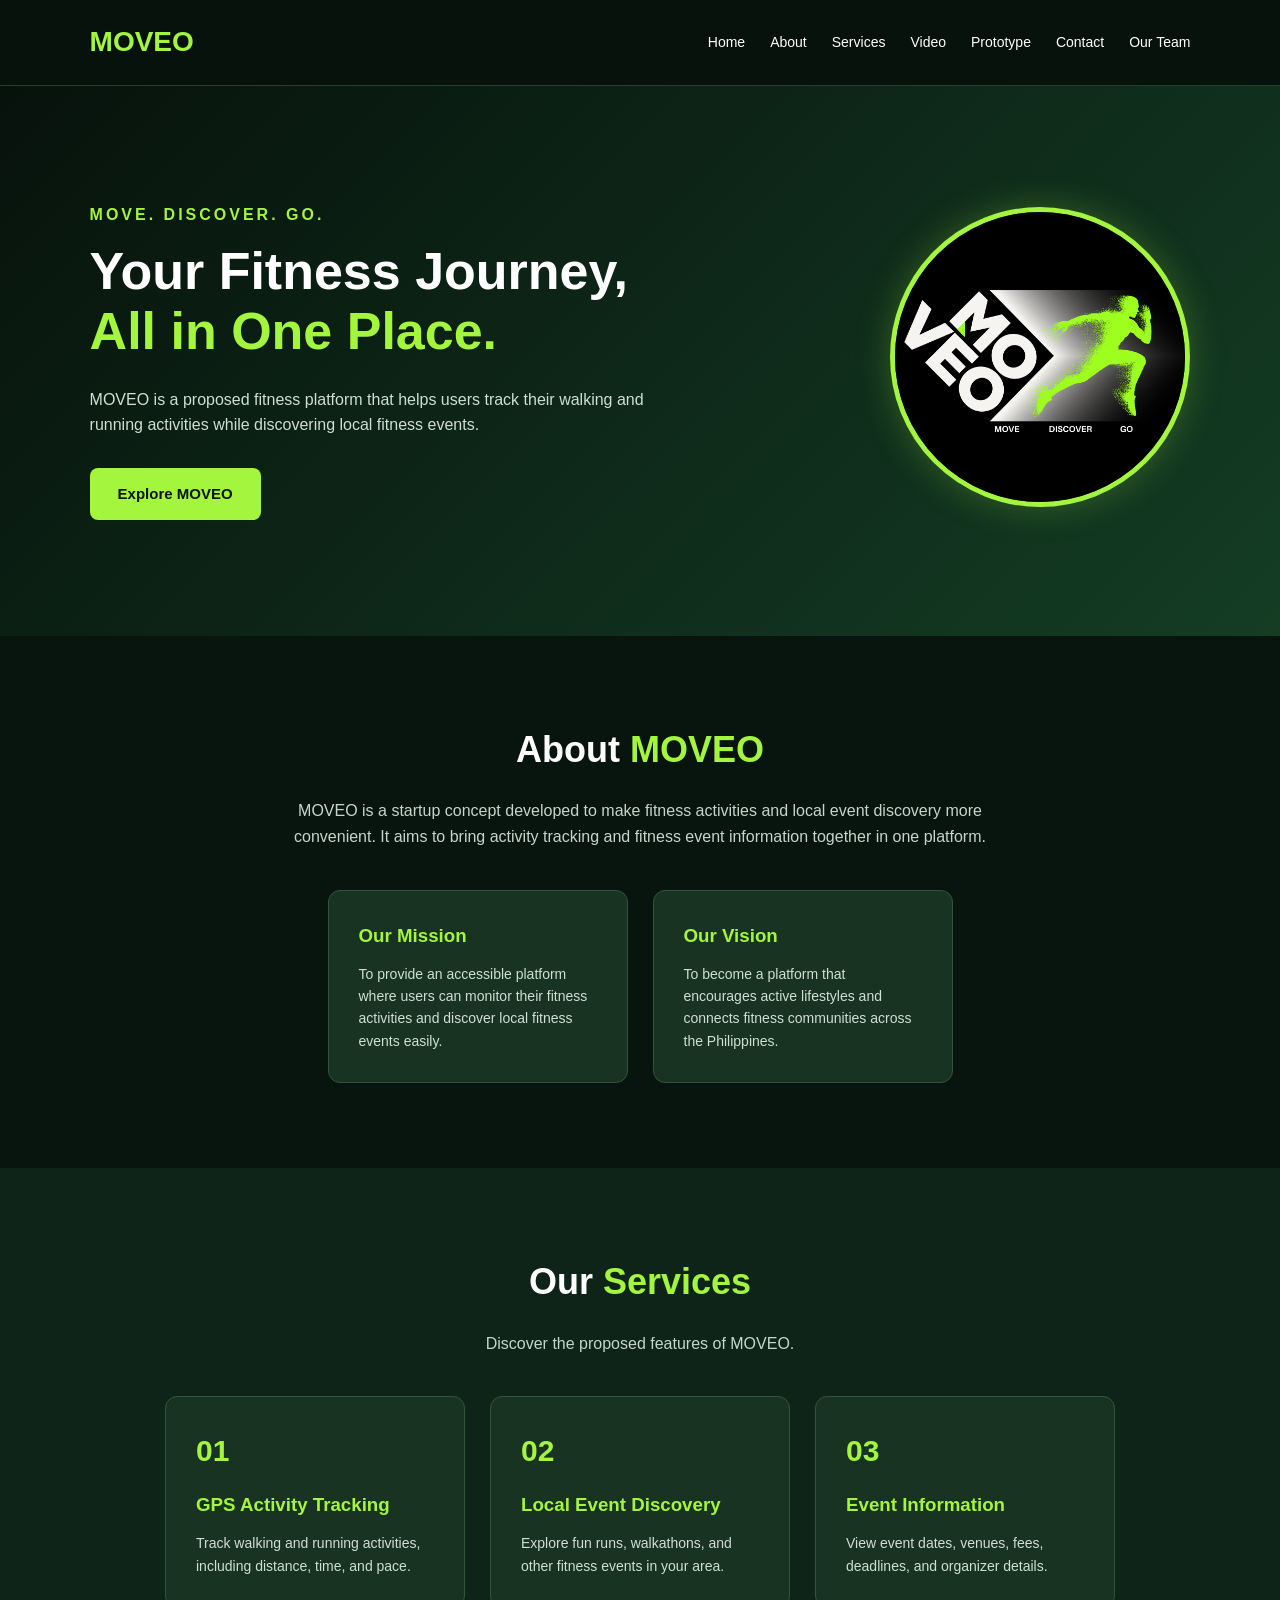
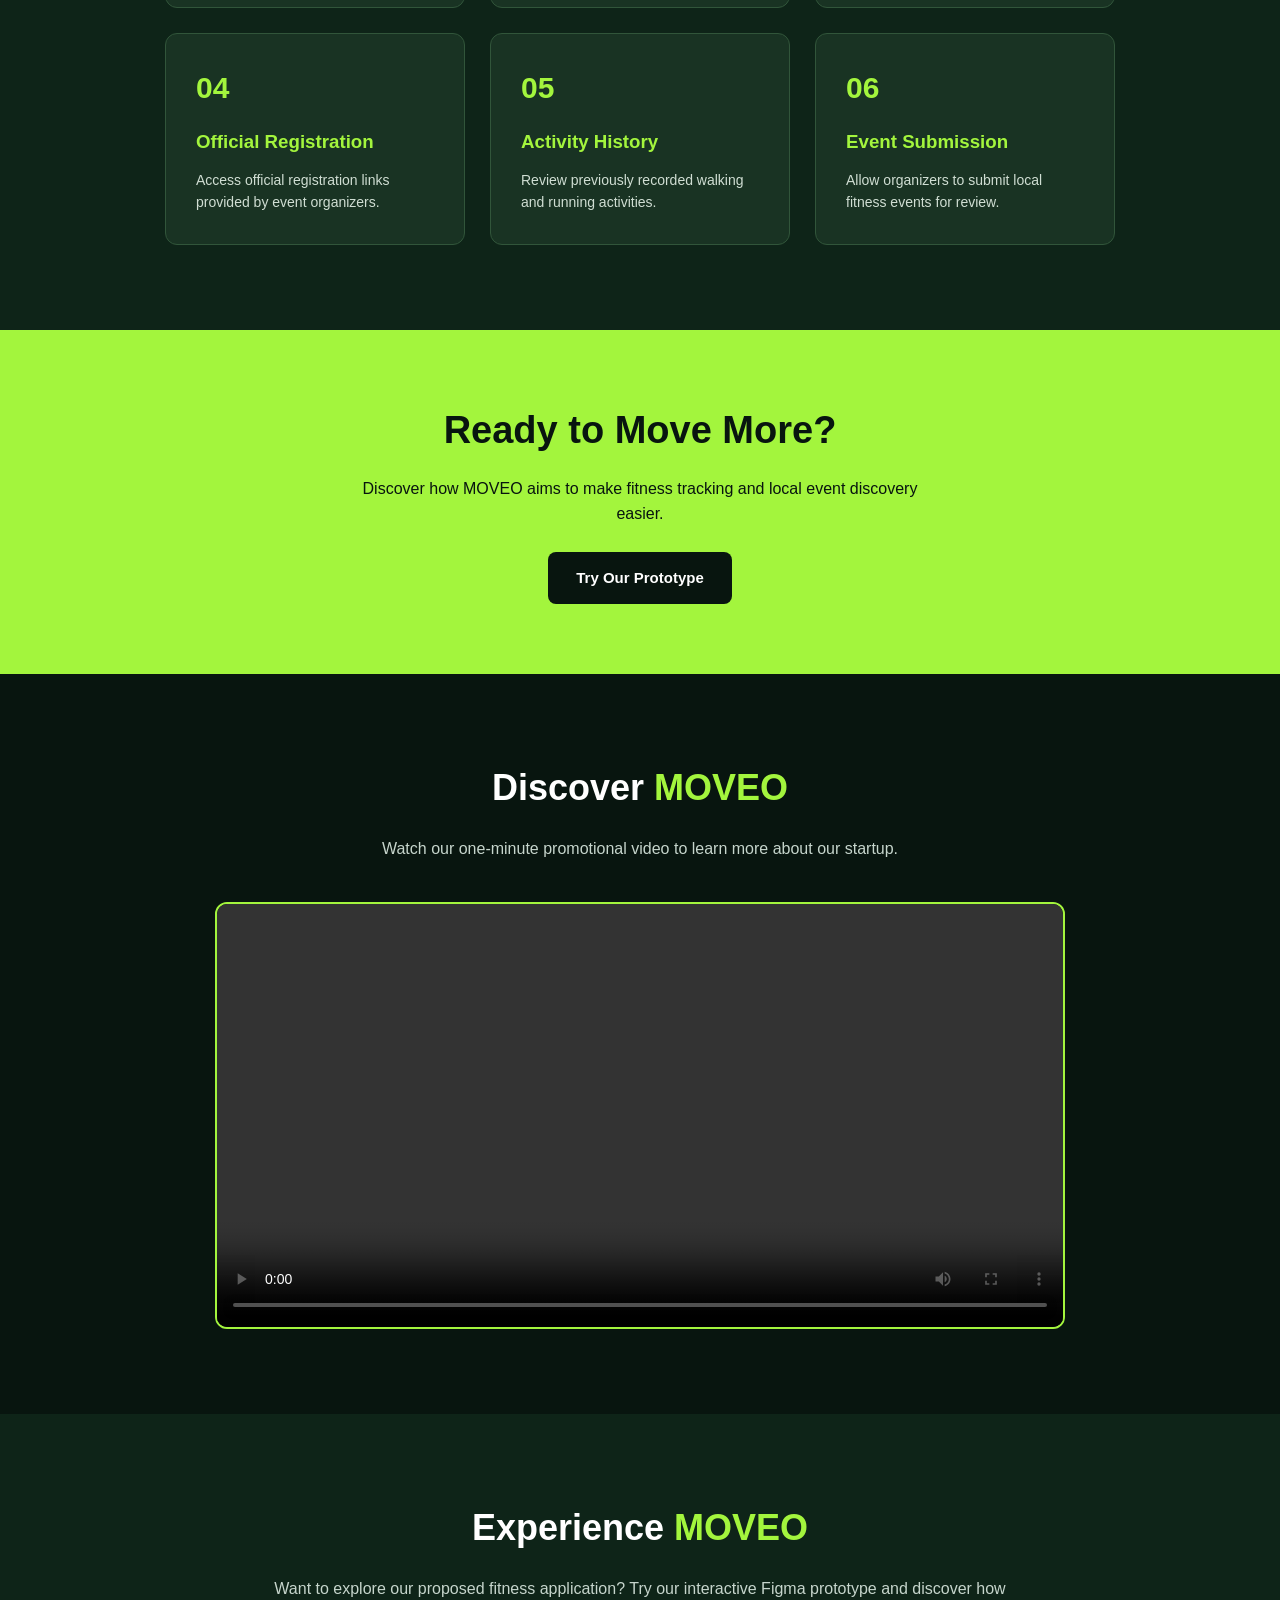
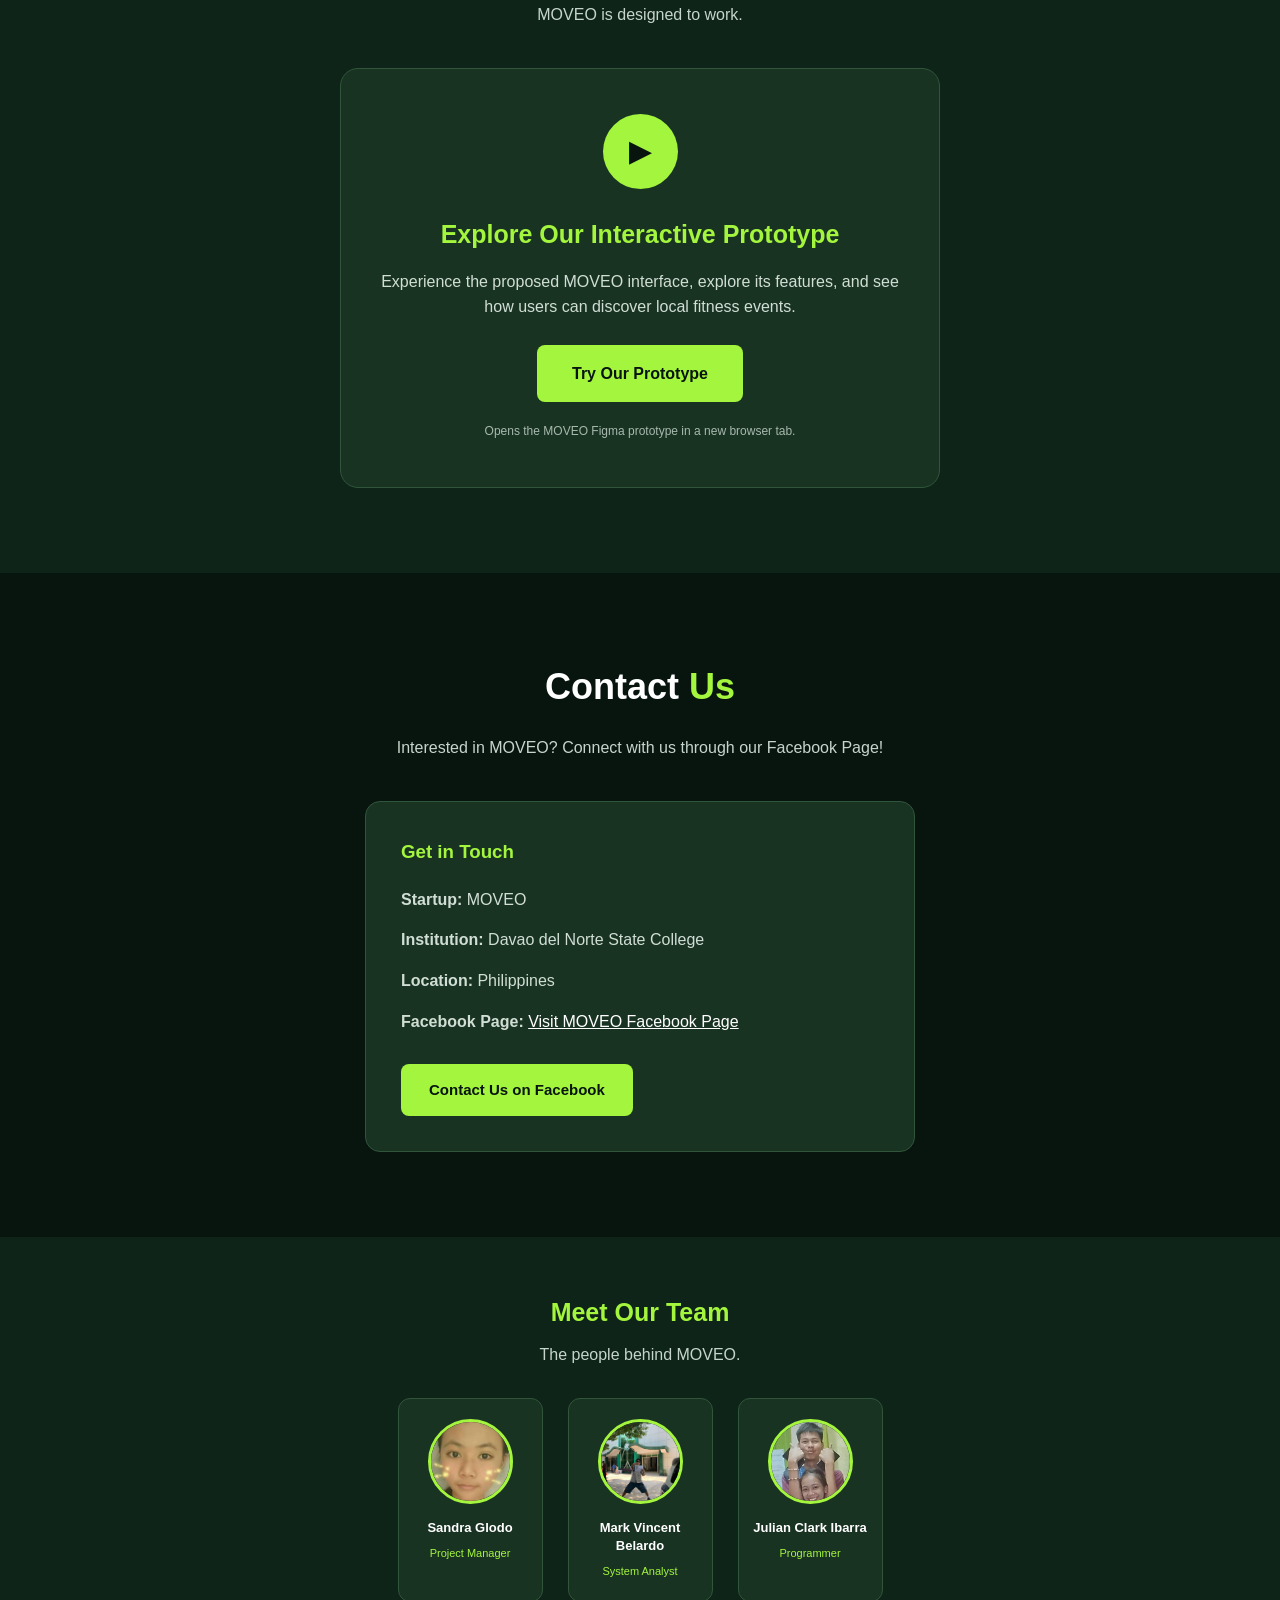
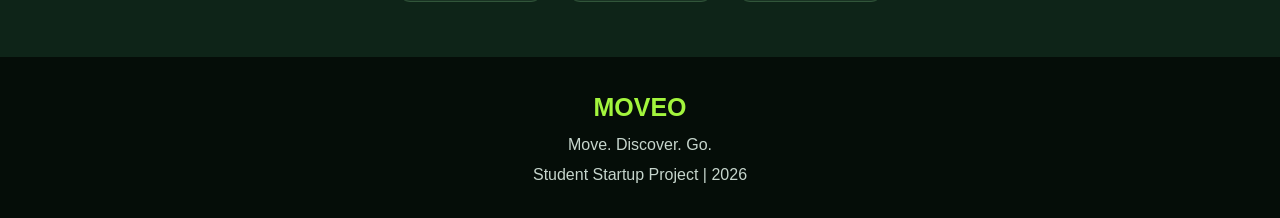
<file: MOVEO JS/index.html>
<!DOCTYPE html>
<html lang="en">
<head>
    <meta charset="UTF-8">
    <meta name="viewport" content="width=device-width, initial-scale=1.0">
    <title>MOVEO | Move. Discover. Go.</title>
    <link rel="stylesheet" href="style.css">
</head>

<body>

    <!-- NAVIGATION -->
    <header>
        <nav class="navbar">

            <a href="#home" class="logo">MOVEO</a>

            <div class="nav-links">
                <a href="#home">Home</a>
                <a href="#about">About</a>
                <a href="#services">Services</a>
                <a href="#video">Video</a>
                <a href="#prototype">Prototype</a>
                <a href="#contact">Contact</a>
                <a href="#team">Our Team</a>
            </div>

        </nav>
    </header>


    <!-- HOME -->
    <section id="home" class="hero">

        <div class="hero-content">

            <p class="tagline">MOVE. DISCOVER. GO.</p>

            <h1>
                Your Fitness Journey,
                <span>All in One Place.</span>
            </h1>

            <p>
                MOVEO is a proposed fitness platform
                that helps users track their walking
                and running activities while discovering
                local fitness events.
            </p>

            <a href="#services" class="btn">
                Explore MOVEO
            </a>

        </div>

        <div class="hero-image">
            <img src="image/M1.png" alt="MOVEO Logo">
        </div>

    </section>


    <!-- ABOUT US -->
    <section id="about" class="section">

        <h2>About <span>MOVEO</span></h2>

        <p class="section-description">
            MOVEO is a startup concept developed to
            make fitness activities and local event
            discovery more convenient.

            It aims to bring activity tracking and
            fitness event information together in
            one platform.
        </p>

        <div class="cards">

            <div class="card">
                <h3>Our Mission</h3>
                <p>
                    To provide an accessible platform
                    where users can monitor their
                    fitness activities and discover
                    local fitness events easily.
                </p>
            </div>

            <div class="card">
                <h3>Our Vision</h3>
                <p>
                    To become a platform that encourages
                    active lifestyles and connects
                    fitness communities across the
                    Philippines.
                </p>
            </div>

        </div>

    </section>


    <!-- SERVICES -->
    <section id="services" class="section dark-section">

        <h2>Our <span>Services</span></h2>

        <p class="section-description">
            Discover the proposed features of MOVEO.
        </p>

        <div class="cards">

            <div class="card">
                <div class="service-icon">01</div>
                <h3>GPS Activity Tracking</h3>
                <p>
                    Track walking and running activities,
                    including distance, time, and pace.
                </p>
            </div>

            <div class="card">
                <div class="service-icon">02</div>
                <h3>Local Event Discovery</h3>
                <p>
                    Explore fun runs, walkathons, and
                    other fitness events in your area.
                </p>
            </div>

            <div class="card">
                <div class="service-icon">03</div>
                <h3>Event Information</h3>
                <p>
                    View event dates, venues, fees,
                    deadlines, and organizer details.
                </p>
            </div>

            <div class="card">
                <div class="service-icon">04</div>
                <h3>Official Registration</h3>
                <p>
                    Access official registration links
                    provided by event organizers.
                </p>
            </div>

            <div class="card">
                <div class="service-icon">05</div>
                <h3>Activity History</h3>
                <p>
                    Review previously recorded walking
                    and running activities.
                </p>
            </div>

            <div class="card">
                <div class="service-icon">06</div>
                <h3>Event Submission</h3>
                <p>
                    Allow organizers to submit local
                    fitness events for review.
                </p>
            </div>

        </div>

    </section>


    <!-- CALL TO ACTION -->
    <section class="cta">

        <h2>Ready to Move More?</h2>

        <p>
            Discover how MOVEO aims to make
            fitness tracking and local event
            discovery easier.
        </p>

        <a href="#prototype" class="btn btn-dark">
            Try Our Prototype
        </a>

    </section>


    <!-- PROMOTIONAL VIDEO -->
    <section id="video" class="section">

        <h2>Discover <span>MOVEO</span></h2>

        <p class="section-description">
            Watch our one-minute promotional video
            to learn more about our startup.
        </p>

        <div class="video-container">

            <video controls preload="metadata">
                <source src="image/finalvvideo.mp4"
                        type="video/mp4">

                Your browser does not support
                the video element.
            </video>

        </div>

    </section>


    <!-- LINK PADUNG FIGMA -->
    <section id="prototype" class="section dark-section">

        <h2>Experience <span>MOVEO</span></h2>

        <p class="section-description">
            Want to explore our proposed fitness
            application?

            Try our interactive Figma prototype
            and discover how MOVEO is designed
            to work.
        </p>

        <div class="prototype-card">

            <div class="prototype-icon">
                &#9654;
            </div>

            <h3>Explore Our Interactive Prototype</h3>

            <p>
                Experience the proposed MOVEO
                interface, explore its features,
                and see how users can discover
                local fitness events.
            </p>

            <a
                href="https://www.figma.com/proto/ztzOuJSxOs7KRqn758mW4k/Untitled?node-id=12-3&amp;p=f&amp;t=1fFJNnuRx9FE3XQE-0&amp;scaling=min-zoom&amp;content-scaling=fixed&amp;page-id=0%3A1&amp;starting-point-node-id=12%3A3"
                target="_blank"
                rel="noopener noreferrer"
                class="btn prototype-btn">

                Try Our Prototype

            </a>

            <p class="prototype-note">
                Opens the MOVEO Figma prototype
                in a new browser tab.
            </p>

        </div>

    </section>



<!-- CONTACT INFORMATION -->
<section id="contact" class="section">

    <h2>Contact <span>Us</span></h2>

    <p class="section-description">
        Interested in MOVEO?
        Connect with us through our Facebook Page!
    </p>

    <div class="contact-box">

        <h3>Get in Touch</h3>

        <p>
            <strong>Startup:</strong> MOVEO
        </p>

        <p>
            <strong>Institution:</strong>
            Davao del Norte State College
        </p>

        <p>
            <strong>Location:</strong>
            Philippines
        </p>

        <p>
    <strong>Facebook Page:</strong>

    <a href="https://www.facebook.com/profile.php?id=61596394106468"
       target="_blank"
       rel="noopener noreferrer"
       class="facebook-link"
       style="color: white !important; text-decoration: underline !important;">
        Visit MOVEO Facebook Page
    </a>
</p>




        <a href="https://www.facebook.com/profile.php?id=61596394106468"
           target="_blank"
           rel="noopener noreferrer"
           class="btn">
            Contact Us on Facebook
        </a>

    </div>

</section>


    <!-- MEET OUR TEAM -->
    <section id="team" class="team-section">

        <h2>Meet Our Team</h2>

        <p class="team-description">
            The people behind MOVEO.
        </p>

        <div class="team-container">

            <!-- PROJECT MANAGER -->
            <div class="team-member">

                <img src="image/pic3.jpg"
                     alt="Sandra Glodo">

                <h4>Sandra Glodo</h4>
                <p>Project Manager</p>

            </div>


            <!-- SYSTEM ANALYST -->
            <div class="team-member">

                <img src="image/pic2.jpg"
                     alt="Mark Vincent Belardo">

                <h4>Mark Vincent Belardo</h4>
                <p>System Analyst</p>

            </div>


            <!-- PROGRAMMER -->
            <div class="team-member">

                <img src="image/pic1.jpg"
                     alt="Julian Clark Ibarra">

                <h4>Julian Clark Ibarra</h4>
                <p>Programmer</p>

            </div>

        </div>

    </section>


    <!-- FOOTER -->
    <footer>

        <h3>MOVEO</h3>

        <p>Move. Discover. Go.</p>

        <p>Student Startup Project | 2026</p>

    </footer>

</body>
</html>
</file>
<file: MOVEO JS/style.css>
/* GENERAL STYLES */
* {
    margin: 0;
    padding: 0;
    box-sizing: border-box;
}

html {
    scroll-behavior: smooth;
}

body {
    font-family: Arial, sans-serif;
    background-color: #08150f;
    color: white;
    line-height: 1.6;
}

a {
    text-decoration: none;
}

span {
    color: #a3f53d;
}


/* NAVIGATION */
.navbar {
    background-color: #07120c;
    padding: 20px 7%;
    display: flex;
    justify-content: space-between;
    align-items: center;
    gap: 20px;
    flex-wrap: wrap;
    border-bottom: 1px solid #24412c;
}

.logo {
    color: #a3f53d;
    font-size: 28px;
    font-weight: bold;
}

.nav-links {
    display: flex;
    gap: 25px;
    flex-wrap: wrap;
}

.nav-links a {
    color: white;
    font-size: 14px;
}

.nav-links a:hover {
    color: #a3f53d;
}


/* HOME SECTION */
.hero {
    min-height: 550px;
    padding: 90px 7%;
    display: flex;
    align-items: center;
    justify-content: space-between;
    gap: 50px;
    background: linear-gradient(
        135deg,
        #07120c,
        #143d24
    );
}

.hero-content {
    max-width: 600px;
}

.tagline {
    color: #a3f53d;
    font-weight: bold;
    letter-spacing: 3px;
    margin-bottom: 15px;
}

.hero h1 {
    font-size: 52px;
    line-height: 1.15;
    margin-bottom: 25px;
}

.hero-content > p:not(.tagline) {
    color: #d0ded3;
    margin-bottom: 30px;
}


/* CIRCULAR MOVEO LOGO */
.hero-image img {
    width: 300px;
    height: 300px;
    max-width: 100%;
    border-radius: 50%;
    object-fit: cover;
    border: 5px solid #a3f53d;
    box-shadow: 0 0 35px rgba(163, 245, 61, 0.25);
}


/* BUTTONS */
.btn {
    display: inline-block;
    padding: 14px 28px;
    background-color: #a3f53d;
    color: #08150f;
    border: none;
    border-radius: 8px;
    font-weight: bold;
    cursor: pointer;
    font-size: 15px;
    text-align: center;
    transition: 0.3s;
}

.btn:hover {
    background-color: #83d52b;
    transform: translateY(-3px);
}

.btn-dark {
    background-color: #08150f;
    color: white;
}

.btn-dark:hover {
    background-color: #193323;
}


/* COMMON SECTIONS */
.section {
    padding: 85px 7%;
    text-align: center;
}

.section h2 {
    font-size: 36px;
    margin-bottom: 20px;
}

.section-description {
    max-width: 750px;
    margin: 0 auto 40px;
    color: #c6d5cc;
}

.dark-section {
    background-color: #0e2418;
}


/* CARDS */
.cards {
    display: flex;
    justify-content: center;
    flex-wrap: wrap;
    gap: 25px;
}

.card {
    background-color: #193323;
    border: 1px solid #31553a;
    border-radius: 12px;
    padding: 30px;
    width: 300px;
    max-width: 100%;
    text-align: left;
    transition: 0.3s;
}

.card:hover {
    border-color: #a3f53d;
    transform: translateY(-5px);
}

.card h3 {
    color: #a3f53d;
    margin-bottom: 12px;
}

.card p {
    color: #d0ded3;
    font-size: 14px;
}

.service-icon {
    color: #a3f53d;
    font-size: 30px;
    font-weight: bold;
    margin-bottom: 15px;
}


/* CALL TO ACTION */
.cta {
    background-color: #a3f53d;
    color: #08150f;
    text-align: center;
    padding: 70px 7%;
}

.cta h2 {
    font-size: 38px;
    margin-bottom: 15px;
}

.cta p {
    max-width: 600px;
    margin: 0 auto 25px;
}


/* PROMOTIONAL VIDEO */
.video-container {
    max-width: 850px;
    margin: auto;
    border: 2px solid #a3f53d;
    border-radius: 12px;
    overflow: hidden;
    background-color: black;
}

.video-container video {
    width: 100%;
    display: block;
}


/* FIGMA PROTOTYPE SECTION */
.prototype-card {
    max-width: 600px;
    margin: 0 auto;
    padding: 45px 35px;
    background-color: #193323;
    border: 1px solid #31553a;
    border-radius: 18px;
    text-align: center;
}

.prototype-icon {
    width: 75px;
    height: 75px;
    background-color: #a3f53d;
    color: #08150f;
    border-radius: 50%;
    margin: 0 auto 25px;
    display: flex;
    justify-content: center;
    align-items: center;
    font-size: 30px;
}

.prototype-card h3 {
    color: #a3f53d;
    font-size: 25px;
    margin-bottom: 15px;
}

.prototype-card > p {
    color: #d0ded3;
    margin-bottom: 25px;
}

.prototype-btn {
    padding: 16px 35px;
    font-size: 16px;
}

.prototype-card .prototype-note {
    font-size: 12px;
    color: #a7b9ad;
    margin-top: 20px;
    margin-bottom: 0;
}


/* CONTACT INFORMATION */
.contact-box {
    max-width: 550px;
    margin: 0 auto;
    padding: 35px;
    background-color: #193323;
    border: 1px solid #31553a;
    border-radius: 15px;
    text-align: left;
}

.contact-box h3 {
    color: #a3f53d;
    margin-bottom: 20px;
}

.contact-box p {
    color: #d0ded3;
    margin-bottom: 15px;
}

.contact-box .btn {
    margin-top: 15px;
}


/* MEET OUR TEAM */
.team-section {
    background-color: #0e2418;
    text-align: center;
    padding: 55px 20px;
}

.team-section h2 {
    color: #a3f53d;
    font-size: 25px;
    margin-bottom: 10px;
}

.team-description {
    color: #c6d5cc;
    margin-bottom: 30px;
}

.team-container {
    display: flex;
    justify-content: center;
    align-items: stretch;
    flex-wrap: wrap;
    gap: 25px;
    margin: 0 auto;
}


/* TEAM CARDS */
.team-member {
    width: 145px;
    flex: 0 0 145px;
    padding: 20px 12px;
    background-color: #193323;
    border: 1px solid #31553a;
    border-radius: 12px;
    text-align: center;
    transition: 0.3s;
}

.team-member:hover {
    border-color: #a3f53d;
    transform: translateY(-5px);
}


/* CIRCULAR TEAM PHOTOS */
.team-member img {
    width: 85px;
    height: 85px;
    max-width: 85px;
    border-radius: 50%;
    object-fit: cover;
    border: 3px solid #a3f53d;
    display: block;
    margin: 0 auto 15px;
}

.team-member h4 {
    color: white;
    font-size: 13px;
    line-height: 1.4;
    margin-bottom: 8px;
}

.team-member p {
    color: #a3f53d;
    font-size: 11px;
    margin: 0;
}


/* FOOTER */
footer {
    background-color: #050d08;
    text-align: center;
    padding: 30px;
}

footer h3 {
    color: #a3f53d;
    font-size: 25px;
}

footer p {
    color: #c6d5cc;
    margin-top: 5px;
}


/* RESPONSIVE DESIGN */
@media (max-width: 768px) {

    .navbar {
        justify-content: center;
    }

    .nav-links {
        justify-content: center;
        gap: 15px;
    }

    .hero {
        flex-direction: column;
        text-align: center;
        padding: 70px 7%;
    }

    .hero h1 {
        font-size: 36px;
    }

    .hero-image img {
        width: 220px;
        height: 220px;
    }

    .section h2 {
        font-size: 28px;
    }

    .cta h2 {
        font-size: 30px;
    }

    .card {
        width: 100%;
    }

    .prototype-card {
        padding: 30px 20px;
    }

    .prototype-card h3 {
        font-size: 21px;
    }
}

@media (max-width: 480px) {

    .team-container {
        gap: 15px;
    }

    .team-member {
        width: 135px;
        flex-basis: 135px;
    }

    .hero h1 {
        font-size: 30px;
    }

    .prototype-btn {
        width: 100%;
    }




/* Facebook Link - White */
.contact-box a.facebook-link,
.contact-box a.facebook-link:visited {
    color: #ffffff;
    text-decoration: underline;
    font-weight: bold;
}

/* Hover Effect - Lime Green */
.contact-box a.facebook-link:hover {
    color: #a3f53d;
}


}
</file>
